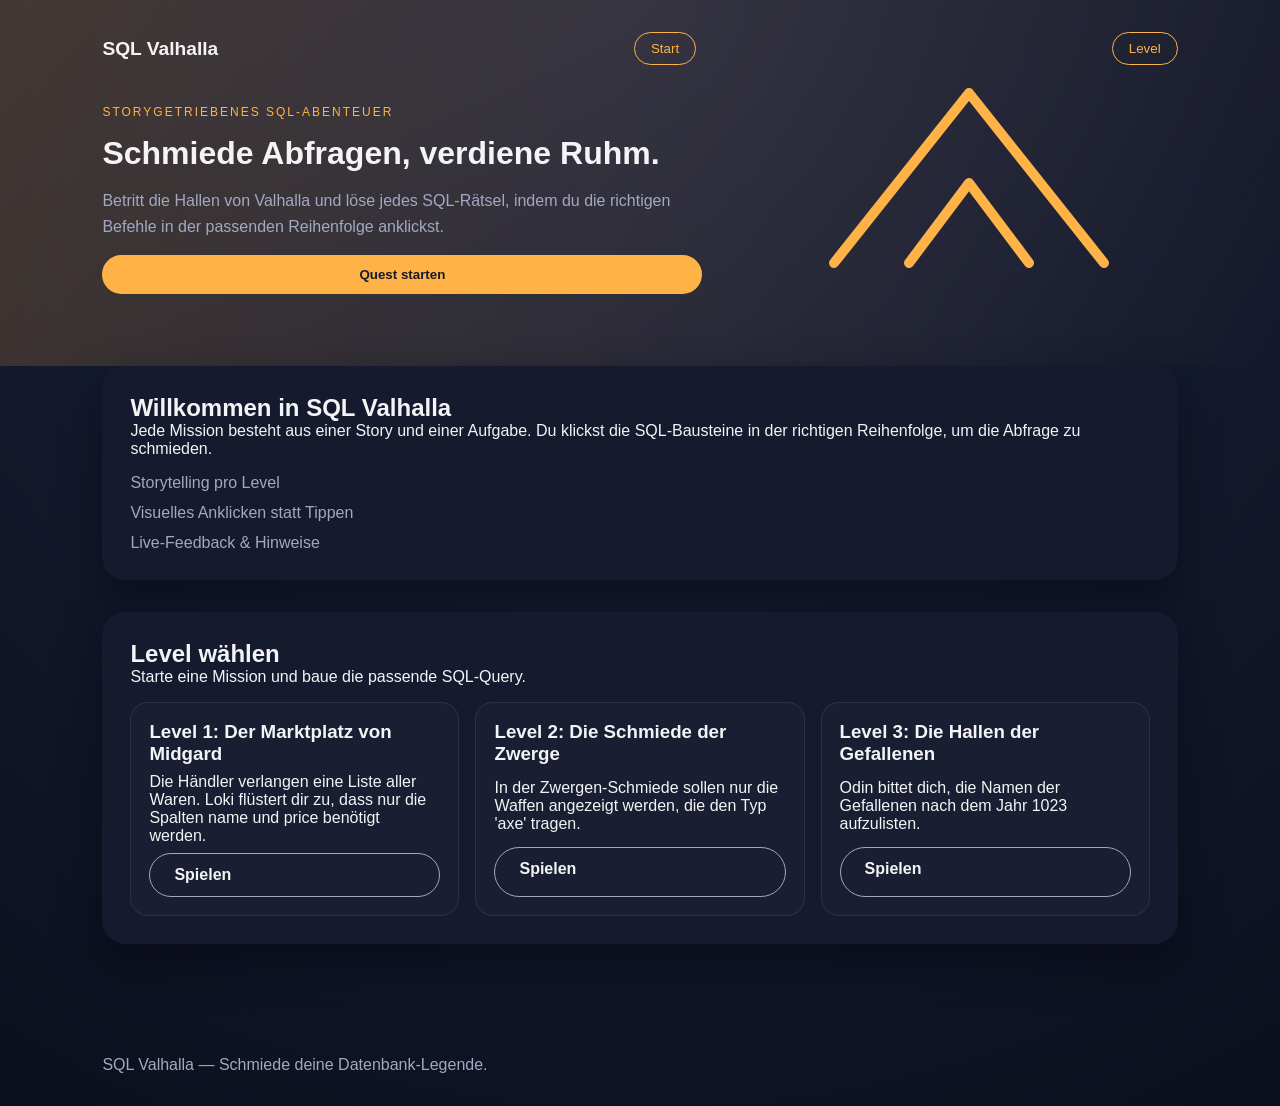
<file: index.html>
<!doctype html>
<html lang="de">
  <head>
    <meta charset="UTF-8" />
    <meta name="viewport" content="width=device-width, initial-scale=1" />
    <title>SQL Valhalla</title>
    <link rel="stylesheet" href="styles.css" />
  </head>
  <body>
    <header class="hero">
      <nav class="nav">
        <div class="logo">SQL Valhalla</div>
        <button class="nav-button" id="open-home">Start</button>
        <button class="nav-button" id="open-levels">Level</button>
      </nav>
      <div class="hero-content">
        <p class="tag">Storygetriebenes SQL-Abenteuer</p>
        <h1>Schmiede Abfragen, verdiene Ruhm.</h1>
        <p class="hero-text">
          Betritt die Hallen von Valhalla und löse jedes SQL-Rätsel, indem du die
          richtigen Befehle in der passenden Reihenfolge anklickst.
        </p>
        <button class="primary" id="start-quest">Quest starten</button>
      </div>
    </header>

    <main>
      <section class="panel" id="home">
        <h2>Willkommen in SQL Valhalla</h2>
        <p>
          Jede Mission besteht aus einer Story und einer Aufgabe. Du klickst die
          SQL-Bausteine in der richtigen Reihenfolge, um die Abfrage zu schmieden.
        </p>
        <ul class="features">
          <li>Storytelling pro Level</li>
          <li>Visuelles Anklicken statt Tippen</li>
          <li>Live-Feedback & Hinweise</li>
        </ul>
      </section>

      <section class="panel" id="levels">
        <div class="panel-header">
          <h2>Level wählen</h2>
          <p>Starte eine Mission und baue die passende SQL-Query.</p>
        </div>
        <div class="level-grid" id="level-grid"></div>
      </section>
    </main>

    <footer class="footer">
      <p>SQL Valhalla &mdash; Schmiede deine Datenbank-Legende.</p>
    </footer>

    <script src="script.js"></script>
  </body>
</html>
</file>
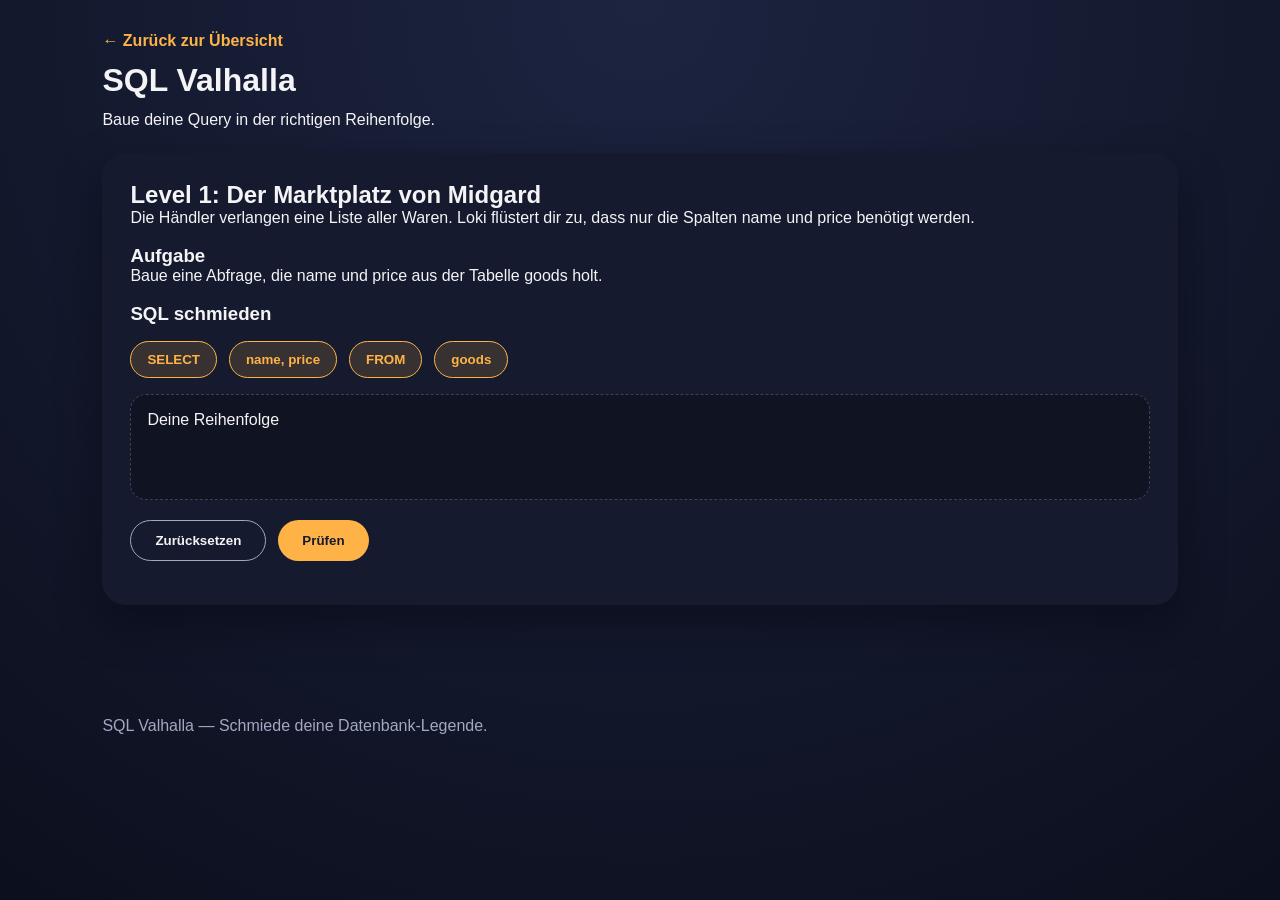
<file: levels/level-1.html>
<!doctype html>
<html lang="de">
  <head>
    <meta charset="UTF-8" />
    <meta name="viewport" content="width=device-width, initial-scale=1" />
    <title>SQL Valhalla – Level 1</title>
    <link rel="stylesheet" href="../styles.css" />
  </head>
  <body data-level-id="1">
    <header class="page-header">
      <a class="back-link" href="../index.html">&larr; Zurück zur Übersicht</a>
      <h1>SQL Valhalla</h1>
      <p>Baue deine Query in der richtigen Reihenfolge.</p>
    </header>

    <main>
      <section class="panel" id="play-area">
        <div class="story">
          <h2 id="level-title"></h2>
          <p id="level-story"></p>
        </div>
        <div class="task">
          <h3>Aufgabe</h3>
          <p id="level-task"></p>
        </div>
        <div class="builder">
          <h3>SQL schmieden</h3>
          <div class="fragments" id="fragment-pool"></div>
          <div class="forge">
            <p>Deine Reihenfolge</p>
            <div class="sequence" id="sequence"></div>
          </div>
        </div>
        <div class="actions">
          <button class="secondary" id="reset">Zurücksetzen</button>
          <button class="primary" id="check">Prüfen</button>
        </div>
        <p class="feedback" id="feedback" aria-live="polite"></p>
        <div class="result hidden" id="result" aria-live="polite">
          <h3>Ergebnis-Tabelle</h3>
          <div class="table-wrapper" id="result-table"></div>
        </div>
      </section>
    </main>

    <footer class="footer">
      <p>SQL Valhalla &mdash; Schmiede deine Datenbank-Legende.</p>
    </footer>

    <script src="../script.js"></script>
  </body>
</html>
</file>
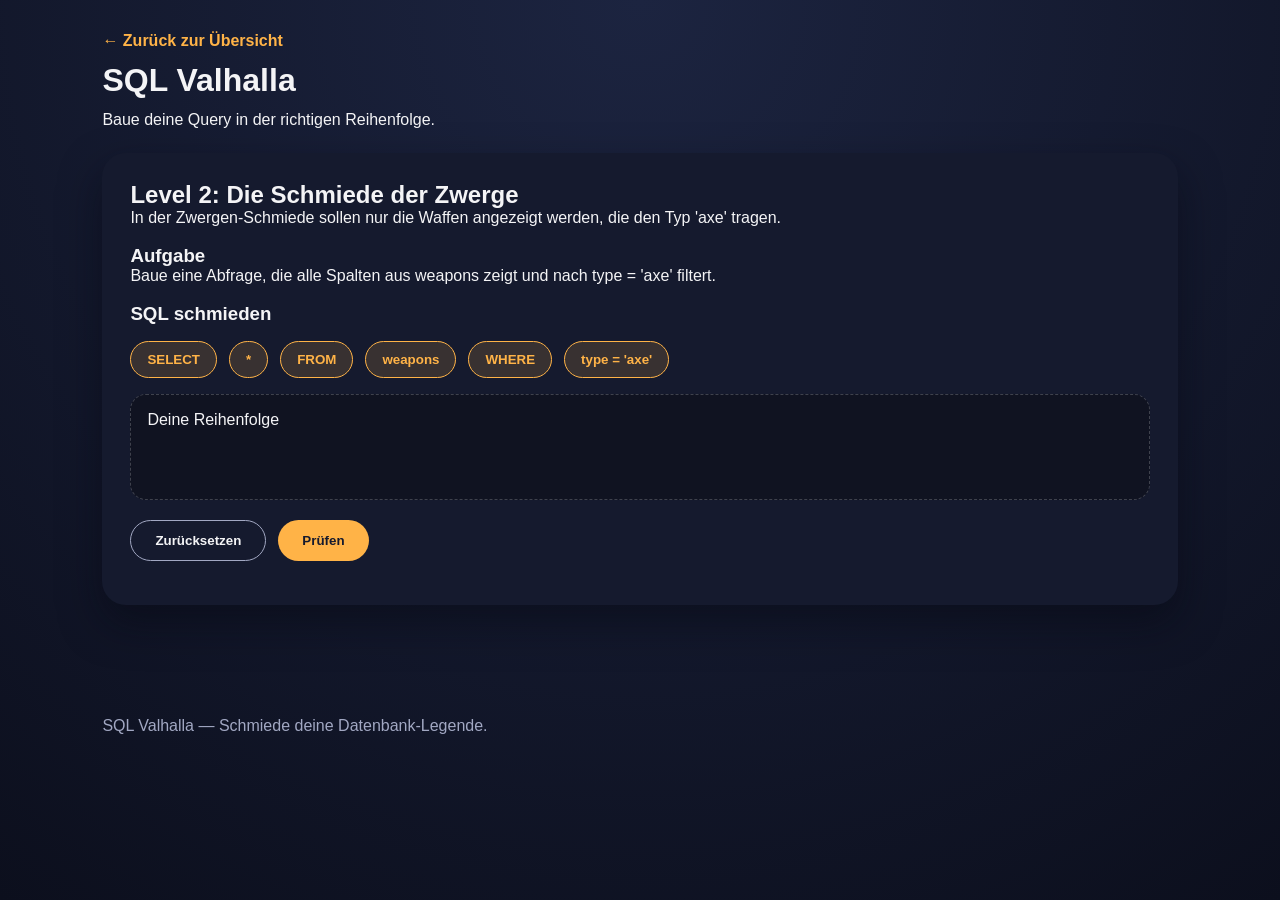
<file: levels/level-2.html>
<!doctype html>
<html lang="de">
  <head>
    <meta charset="UTF-8" />
    <meta name="viewport" content="width=device-width, initial-scale=1" />
    <title>SQL Valhalla – Level 2</title>
    <link rel="stylesheet" href="../styles.css" />
  </head>
  <body data-level-id="2">
    <header class="page-header">
      <a class="back-link" href="../index.html">&larr; Zurück zur Übersicht</a>
      <h1>SQL Valhalla</h1>
      <p>Baue deine Query in der richtigen Reihenfolge.</p>
    </header>

    <main>
      <section class="panel" id="play-area">
        <div class="story">
          <h2 id="level-title"></h2>
          <p id="level-story"></p>
        </div>
        <div class="task">
          <h3>Aufgabe</h3>
          <p id="level-task"></p>
        </div>
        <div class="builder">
          <h3>SQL schmieden</h3>
          <div class="fragments" id="fragment-pool"></div>
          <div class="forge">
            <p>Deine Reihenfolge</p>
            <div class="sequence" id="sequence"></div>
          </div>
        </div>
        <div class="actions">
          <button class="secondary" id="reset">Zurücksetzen</button>
          <button class="primary" id="check">Prüfen</button>
        </div>
        <p class="feedback" id="feedback" aria-live="polite"></p>
        <div class="result hidden" id="result" aria-live="polite">
          <h3>Ergebnis-Tabelle</h3>
          <div class="table-wrapper" id="result-table"></div>
        </div>
      </section>
    </main>

    <footer class="footer">
      <p>SQL Valhalla &mdash; Schmiede deine Datenbank-Legende.</p>
    </footer>

    <script src="../script.js"></script>
  </body>
</html>
</file>
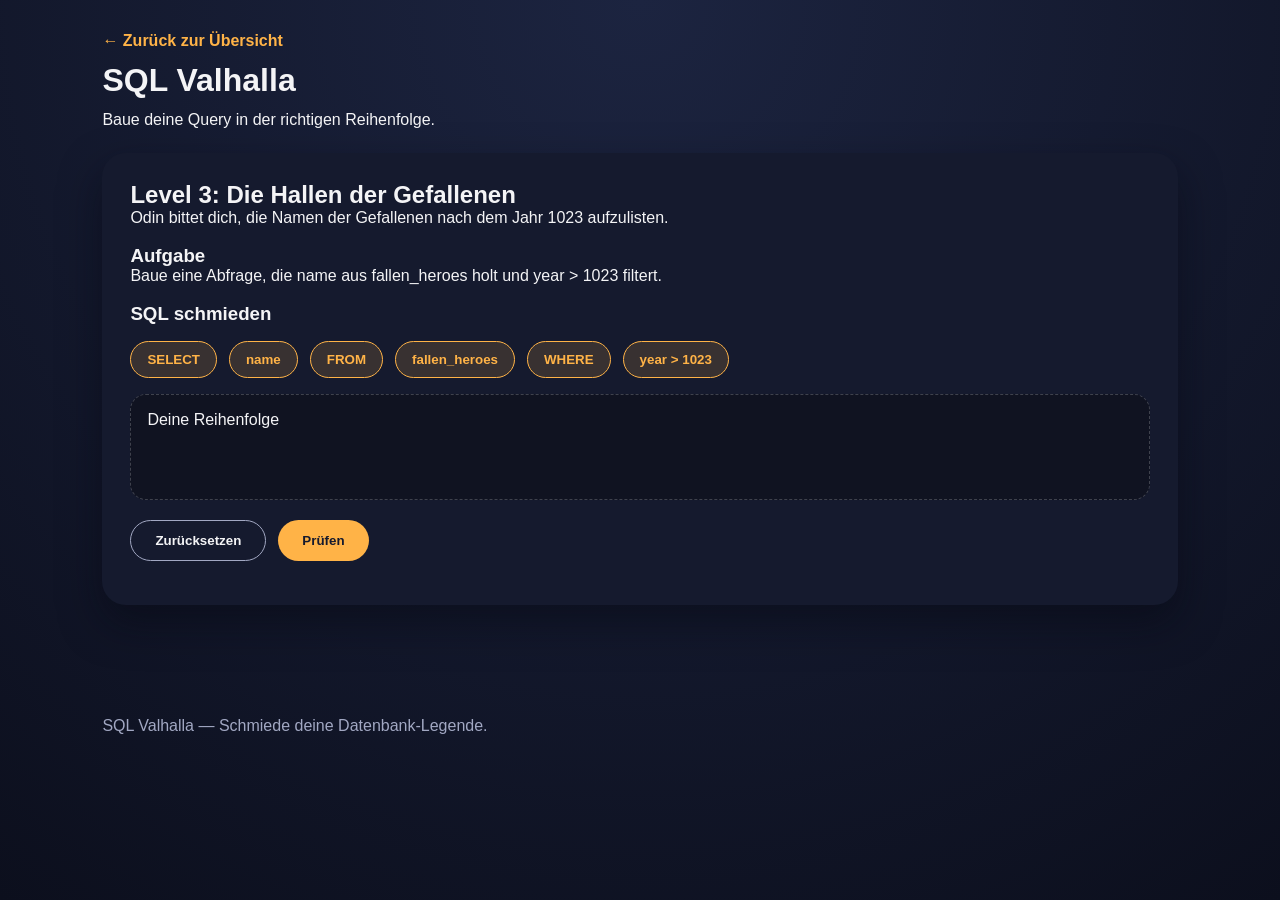
<file: levels/level-3.html>
<!doctype html>
<html lang="de">
  <head>
    <meta charset="UTF-8" />
    <meta name="viewport" content="width=device-width, initial-scale=1" />
    <title>SQL Valhalla – Level 3</title>
    <link rel="stylesheet" href="../styles.css" />
  </head>
  <body data-level-id="3">
    <header class="page-header">
      <a class="back-link" href="../index.html">&larr; Zurück zur Übersicht</a>
      <h1>SQL Valhalla</h1>
      <p>Baue deine Query in der richtigen Reihenfolge.</p>
    </header>

    <main>
      <section class="panel" id="play-area">
        <div class="story">
          <h2 id="level-title"></h2>
          <p id="level-story"></p>
        </div>
        <div class="task">
          <h3>Aufgabe</h3>
          <p id="level-task"></p>
        </div>
        <div class="builder">
          <h3>SQL schmieden</h3>
          <div class="fragments" id="fragment-pool"></div>
          <div class="forge">
            <p>Deine Reihenfolge</p>
            <div class="sequence" id="sequence"></div>
          </div>
        </div>
        <div class="actions">
          <button class="secondary" id="reset">Zurücksetzen</button>
          <button class="primary" id="check">Prüfen</button>
        </div>
        <p class="feedback" id="feedback" aria-live="polite"></p>
        <div class="result hidden" id="result" aria-live="polite">
          <h3>Ergebnis-Tabelle</h3>
          <div class="table-wrapper" id="result-table"></div>
        </div>
      </section>
    </main>

    <footer class="footer">
      <p>SQL Valhalla &mdash; Schmiede deine Datenbank-Legende.</p>
    </footer>

    <script src="../script.js"></script>
  </body>
</html>
</file>
<file: styles.css>
:root {
  color-scheme: dark;
  --bg: #0c0f1d;
  --panel: #151a2e;
  --accent: #ffb347;
  --accent-soft: rgba(255, 179, 71, 0.15);
  --text: #f4f4f6;
  --muted: #a2a8c3;
  --success: #68e1a9;
  --error: #ff6b6b;
}

* {
  box-sizing: border-box;
  margin: 0;
  padding: 0;
  font-family: "Inter", "Segoe UI", sans-serif;
}

body {
  background: radial-gradient(circle at top, #1c2440, var(--bg));
  color: var(--text);
  min-height: 100vh;
  display: flex;
  flex-direction: column;
}

.page-header {
  padding: 32px 8vw 24px;
  display: grid;
  gap: 12px;
  text-align: left;
}

.back-link {
  color: var(--accent);
  text-decoration: none;
  font-weight: 600;
}

.back-link:hover {
  text-decoration: underline;
}

.hero {
  background: linear-gradient(120deg, rgba(255, 179, 71, 0.2), transparent),
    url("data:image/svg+xml,%3Csvg width='340' height='340' viewBox='0 0 340 340' fill='none' xmlns='http://www.w3.org/2000/svg'%3E%3Cpath d='M35 250L170 80L305 250' stroke='%23ffb347' stroke-width='10' stroke-linecap='round' stroke-linejoin='round'/%3E%3Cpath d='M110 250L170 170L230 250' stroke='%23ffb347' stroke-width='10' stroke-linecap='round' stroke-linejoin='round'/%3E%3C/svg%3E")
      no-repeat right 15% center;
  padding: 32px 8vw 72px;
}

.nav {
  display: flex;
  align-items: center;
  justify-content: space-between;
  margin-bottom: 40px;
}

.logo {
  font-weight: 700;
  font-size: 1.2rem;
}

.nav-button {
  background: transparent;
  border: 1px solid var(--accent);
  color: var(--accent);
  padding: 8px 16px;
  margin-left: 8px;
  border-radius: 999px;
  cursor: pointer;
}

.hero-content {
  max-width: 600px;
  display: grid;
  gap: 16px;
}

.tag {
  color: var(--accent);
  text-transform: uppercase;
  letter-spacing: 2px;
  font-size: 0.75rem;
}

.hero-text {
  color: var(--muted);
  line-height: 1.6;
}

.primary,
.secondary {
  border: none;
  border-radius: 999px;
  padding: 12px 24px;
  font-weight: 600;
  cursor: pointer;
}

.primary {
  background: var(--accent);
  color: #151a2e;
}

.secondary {
  background: transparent;
  color: var(--text);
  border: 1px solid var(--muted);
  text-decoration: none;
  display: inline-block;
}

main {
  display: grid;
  gap: 32px;
  padding: 0 8vw 80px;
}

.panel {
  background: var(--panel);
  border-radius: 24px;
  padding: 28px;
  box-shadow: 0 18px 40px rgba(5, 7, 17, 0.5);
}

.features {
  list-style: none;
  display: grid;
  gap: 12px;
  margin-top: 16px;
  color: var(--muted);
}

.level-grid {
  display: grid;
  gap: 16px;
  grid-template-columns: repeat(auto-fit, minmax(220px, 1fr));
  margin-top: 16px;
}

.level-card {
  background: rgba(255, 255, 255, 0.02);
  border: 1px solid rgba(255, 255, 255, 0.08);
  padding: 18px;
  border-radius: 18px;
  display: grid;
  gap: 8px;
}

.level-card button {
  justify-self: start;
}

.story,
.task {
  margin-bottom: 18px;
}

.builder {
  display: grid;
  gap: 16px;
}

.fragments {
  display: flex;
  flex-wrap: wrap;
  gap: 12px;
}

.fragment {
  background: var(--accent-soft);
  border: 1px solid var(--accent);
  color: var(--accent);
  padding: 10px 16px;
  border-radius: 999px;
  cursor: pointer;
  font-weight: 600;
}

.fragment[disabled] {
  opacity: 0.4;
  cursor: not-allowed;
}

.forge {
  background: rgba(15, 18, 30, 0.8);
  padding: 16px;
  border-radius: 16px;
  border: 1px dashed rgba(255, 255, 255, 0.2);
}

.sequence {
  display: flex;
  flex-wrap: wrap;
  gap: 10px;
  margin-top: 8px;
  min-height: 46px;
}

.sequence .chip {
  background: rgba(255, 255, 255, 0.1);
  padding: 8px 12px;
  border-radius: 999px;
}

.actions {
  display: flex;
  gap: 12px;
  margin-top: 20px;
}

.feedback {
  margin-top: 16px;
  font-weight: 600;
}

.feedback.success {
  color: var(--success);
}

.feedback.error {
  color: var(--error);
}

.result {
  margin-top: 20px;
  display: grid;
  gap: 12px;
}

.result.hidden {
  display: none;
}

.table-wrapper {
  overflow-x: auto;
  border-radius: 14px;
  border: 1px solid rgba(255, 255, 255, 0.1);
}

.table-wrapper table {
  width: 100%;
  border-collapse: collapse;
  min-width: 320px;
}

.table-wrapper th,
.table-wrapper td {
  padding: 12px 16px;
  text-align: left;
}

.table-wrapper thead {
  background: rgba(255, 255, 255, 0.08);
  color: var(--accent);
  text-transform: uppercase;
  letter-spacing: 1px;
  font-size: 0.75rem;
}

.table-wrapper tbody tr {
  border-top: 1px solid rgba(255, 255, 255, 0.06);
}

.table-wrapper tbody tr:nth-child(even) {
  background: rgba(255, 255, 255, 0.03);
}

.footer {
  padding: 32px 8vw;
  color: var(--muted);
}

@media (max-width: 720px) {
  .nav {
    flex-direction: column;
    align-items: flex-start;
    gap: 12px;
  }

  .hero {
    background-position: center 120px;
  }
}
</file>
